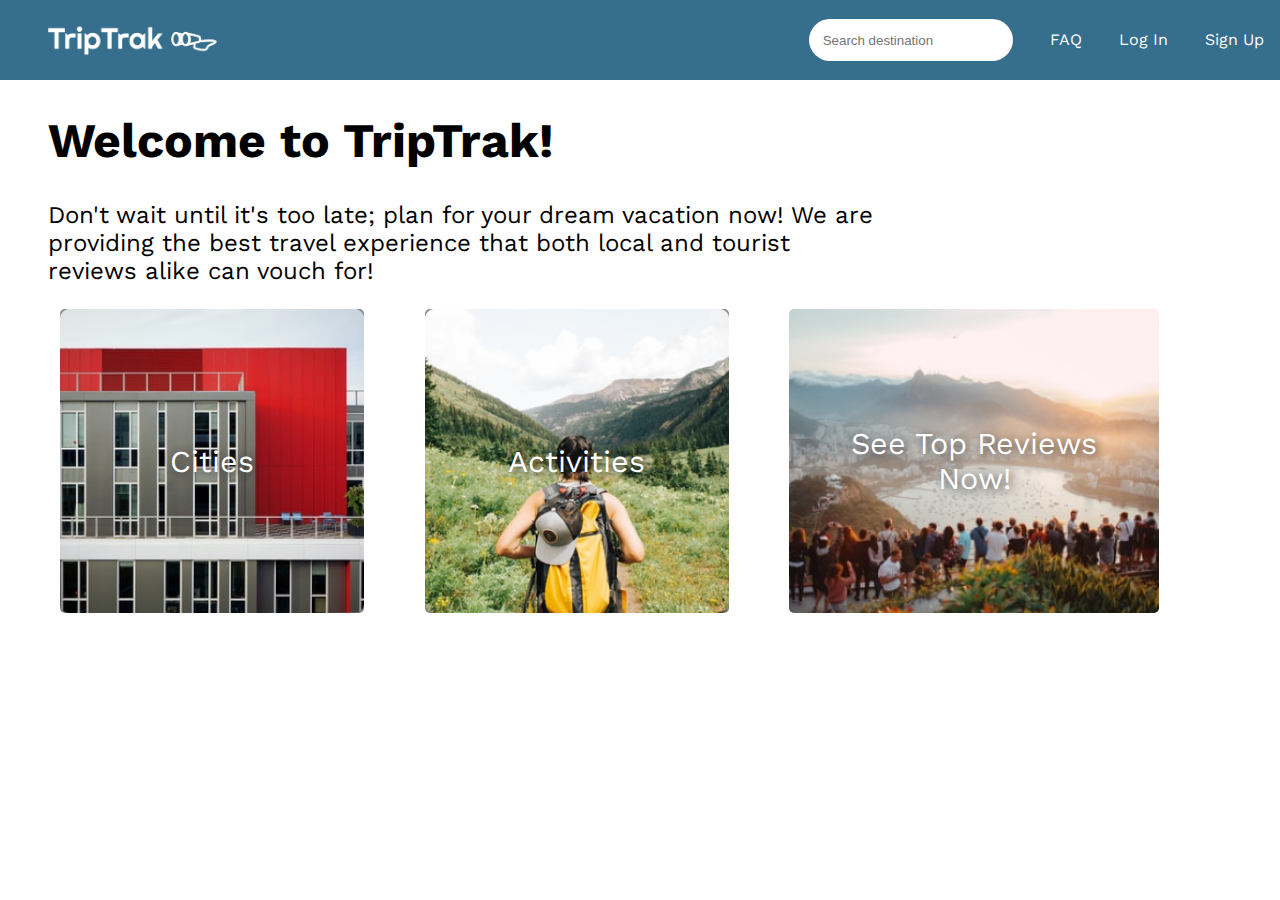
<file: index.html>
<!DOCTYPE html>
<html>
<head>
    <title>TripTrak</title>

    <!--insert name of stylesheet-->
    <!--
        style tips:
        -all of the header buttons have the class "header-button"
        -all of the menu buttons have the class "menu-button"
        -everything is organized into sections
    -->
    <link rel = "stylesheet" type = "text/css" href = "./css/stylesheet.css"/> 

    <!--insert any fonts you'd like to use from google fonts, select the "link href" option-->
    <link href="https://fonts.googleapis.com/css2?family=Open+Sans:wght@500&family=Poppins:wght@100&display=swap" rel="stylesheet"> 
</head>
<body>
    <section id="header">
        <!-- <a href="./index.html" id = "home" class = "header-button">TripTrak</button> -->
        <a href = "./index.html" > 
            <img src="./media/Logo.png" id = "logo">
        </a>
        <!--insert logo here-->
<nav>
        <input type="text" id="search" placeholder="Search destination" />
        <a href="./html/faq.html" id = "faq-button" class = "header-button">FAQ</a>
        <!--wip, will add faq page later-->

        <a href="./html/login.html" id = "login-button">Log In</a>
        <!--wip, will add login page later-->

        <a href="./html/register.html" id = "signup-button">Sign Up</a>
        <!--wip, will add signup page later-->
    </nav>
    </section>
<main style="margin: 0 3em">
    <section id = "intro">
        <h1>Welcome to TripTrak!</h1>
        <p>Don't wait until it's too late; plan for your dream vacation now! 
            We are providing the best travel experience that both local and tourist 
            reviews alike can vouch for!
        </p>
    </section>
    
    <!--you can add the images with text over them to this section if you'd like,
    but you don't have to-->
    <section id = "menu">
        <a href="./html/results.html" id="cities-page" class = "menu-button">Cities</a>
        <!--wip, will add a cities page later-->

        <a href="./html/results.html" id = "activities-page" class = "menu-button">Activities</a>
        <!--wip, will add an activities page later-->

        <a href="./html/reviews.html" id = "reviews-page" class = "menu-button">See Top Reviews Now!</a>
        <script>
            document.getElementById("reviews-page").addEventListener("click", link);
            function link() {
                window.location.href = "./reviews.html"
            }
        </script>
    </section>

    
</body>
</html>
</file>
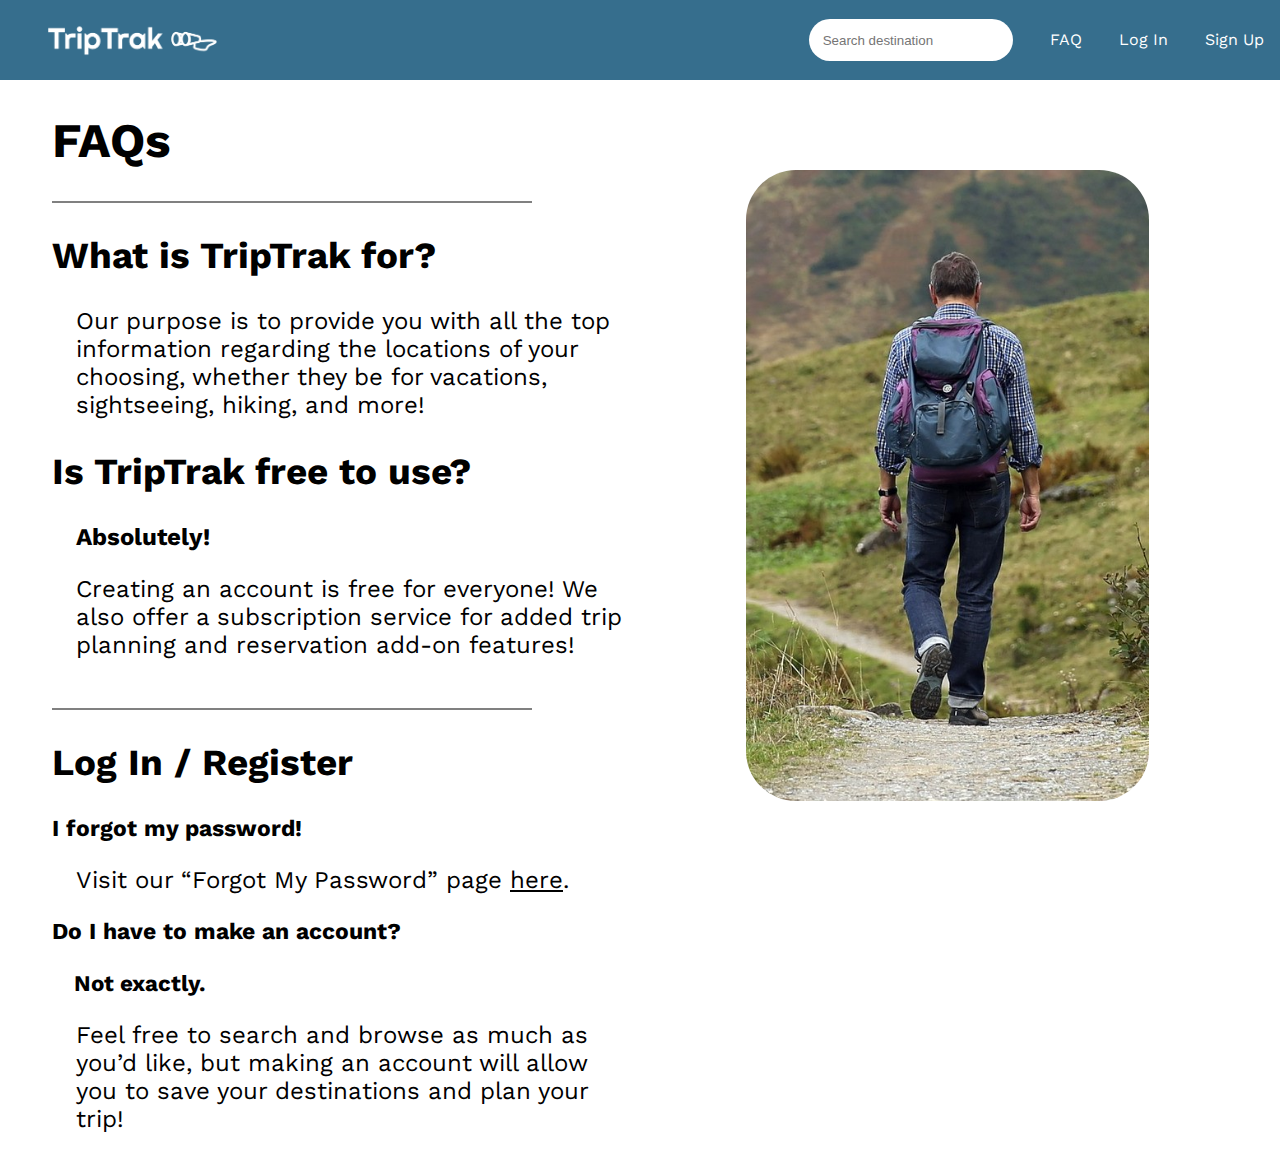
<file: html/faq.html>
<!DOCTYPE html>
<html>
<head>
    <title>TripTrak: Santa Clara Reviews</title>

    <!--insert name of stylesheet-->
    <!--
        style tips:
        -all of the header buttons have the class "header-button"
        -all of the reviews have the class "review"
        -all of the reviewer names have the class "reviewer"
        -everything is still organized into sections
    -->
    <link rel = "stylesheet" type = "text/css" href = "../css/stylesheet.css"/>

    <!--insert any fonts you'd like to use from google fonts, select the "link href" option-->
    <link href="https://fonts.googleapis.com/css2?family=Open+Sans:wght@500&family=Poppins:wght@100&display=swap" rel="stylesheet">

</head>
<body>
    <section id="header">
        <!-- <a href="./index.html" id = "home" class = "header-button">TripTrak</button> -->
        <a href = "../index.html" > 
            <img src="../media/Logo.png" id = "logo">
        </a>
        <!--insert logo here-->
<nav>
        <input type="text" id="search" placeholder="Search destination" />
        
        <a href="./faq.html" id = "faq-button" class = "header-button">FAQ</a>
        <!--wip, will add faq page later-->

        <a href="./login.html" id = "login-button">Log In</a>
        <!--wip, will add login page later-->

        <a href="./register.html" id = "signup-button">Sign Up</a>
        <!--wip, will add signup page later-->
    </nav>
    </section>
    <main style = "max-width: 90%;">
      <div style="width: 50%; display: inline-block; margin-left: 20px;">
        <h1>FAQs</h1>

        <div class="spacer2"></div>

        <h2>What is TripTrak for?</h2>
        <p style="padding-left: 1em;">Our purpose is to provide you with all the top information regarding the locations of your choosing, whether they be for vacations, sightseeing, hiking, and more!</p>

        <h2>Is TripTrak free to use?</h2>
        <p style="padding-left: 1em;"><b>Absolutely!</b></p>
        <p style="padding-left: 1em;">Creating an account is free for everyone! We also offer a subscription service for added trip planning and reservation add-on features!</p>
        <br>

        <div class="spacer2"></div>

        <h2>Log In / Register</h2>
        <h3>I forgot my password!</h3>
        <p style="padding-left: 1em;">Visit our “Forgot My Password” page <a href="forgot.html">here</a>.</p>

        <h3>Do I have to make an account?</h3>
        <p><b style="padding-left: 1em; font-size: 1.4rem;">Not exactly.</b><br /></p>
        <p style="padding-left: 1em;">
            Feel free to search and browse as much as you’d like, but making an account will allow you to save your destinations and plan your trip!</p>
      </div>
      <img src="../media/hiking.jpg" width="35%" style="float: right; margin-right: 35px; margin-top: 90px; border-radius: 50px;"/>
</main>
</body>
</html>
</file>
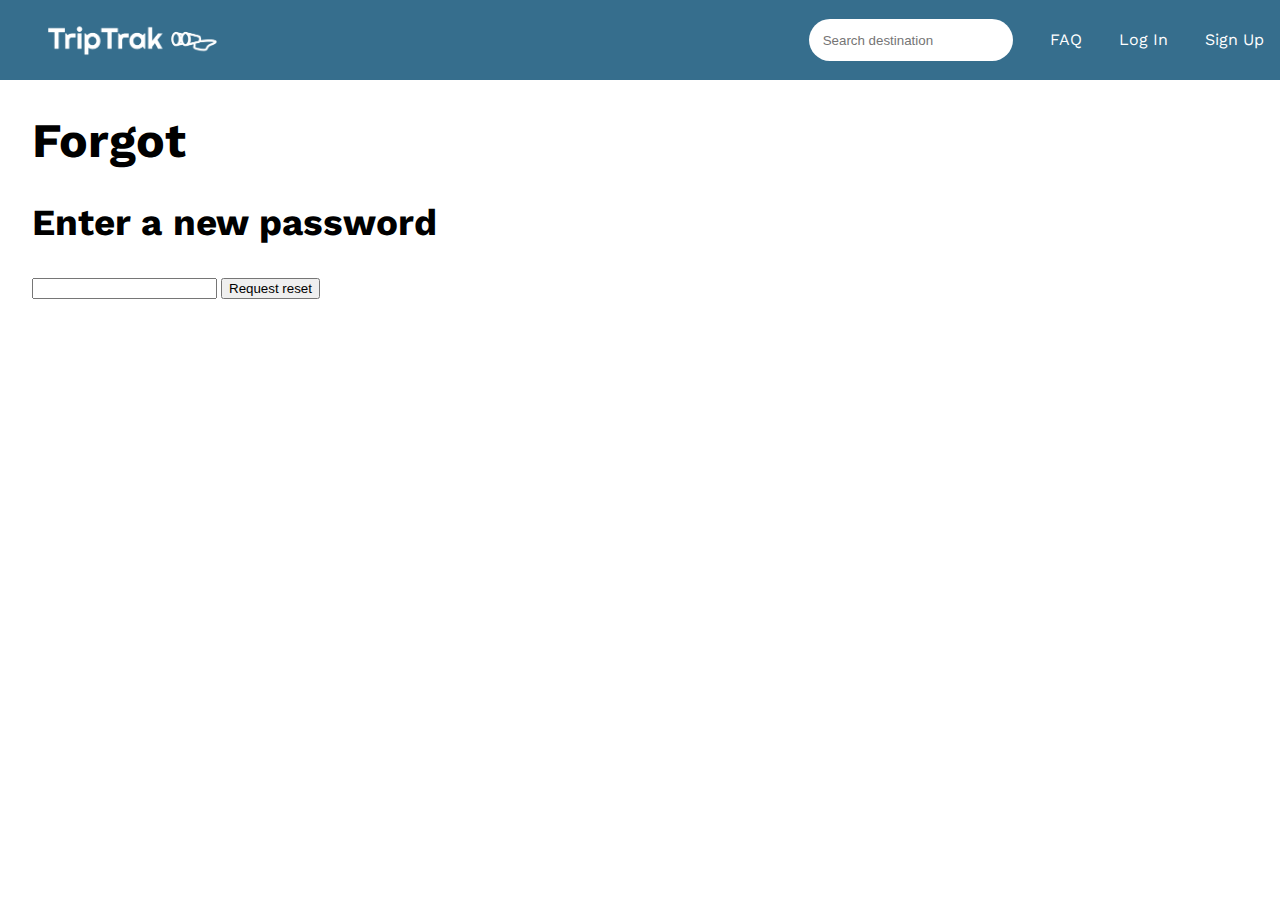
<file: html/forgot.html>
<!DOCTYPE html>
<html>
<head>
    <title>TripTrak: Santa Clara Reviews</title>

    <!--insert name of stylesheet-->
    <!--
        style tips:
        -all of the header buttons have the class "header-button"
        -all of the reviews have the class "review"
        -all of the reviewer names have the class "reviewer"
        -everything is still organized into sections
    -->
    <link rel = "stylesheet" type = "text/css" href = "../css/stylesheet.css"/> 

    <!--insert any fonts you'd like to use from google fonts, select the "link href" option-->
    <link href="https://fonts.googleapis.com/css2?family=Open+Sans:wght@500&family=Poppins:wght@100&display=swap" rel="stylesheet"> 

</head>
<body>
    <section id="header">
        <!-- <a href="./index.html" id = "home" class = "header-button">TripTrak</button> -->
        <a href = "../index.html" > 
            <img src="../media/Logo.png" id = "logo">
        </a>
        <!--insert logo here-->
<nav>
        <input type="text" id="search" placeholder="Search destination" />
        
        <a href="./faq.html" id = "faq-button" class = "header-button">FAQ</a>
        <!--wip, will add faq page later-->

        <a href="./login.html" id = "login-button">Log In</a>
        <!--wip, will add login page later-->

        <a href="./register.html" id = "signup-button">Sign Up</a>
        <!--wip, will add signup page later-->
    </nav>
    </section>
    <main>
    <h1>Forgot</h1>
        <h2>Enter a new password</h2>
        <form>
        <input type="text" width="60em" />
        <input type="submit" value="Request reset" />
    </form>
    </main>
</body>
</html>
</file>
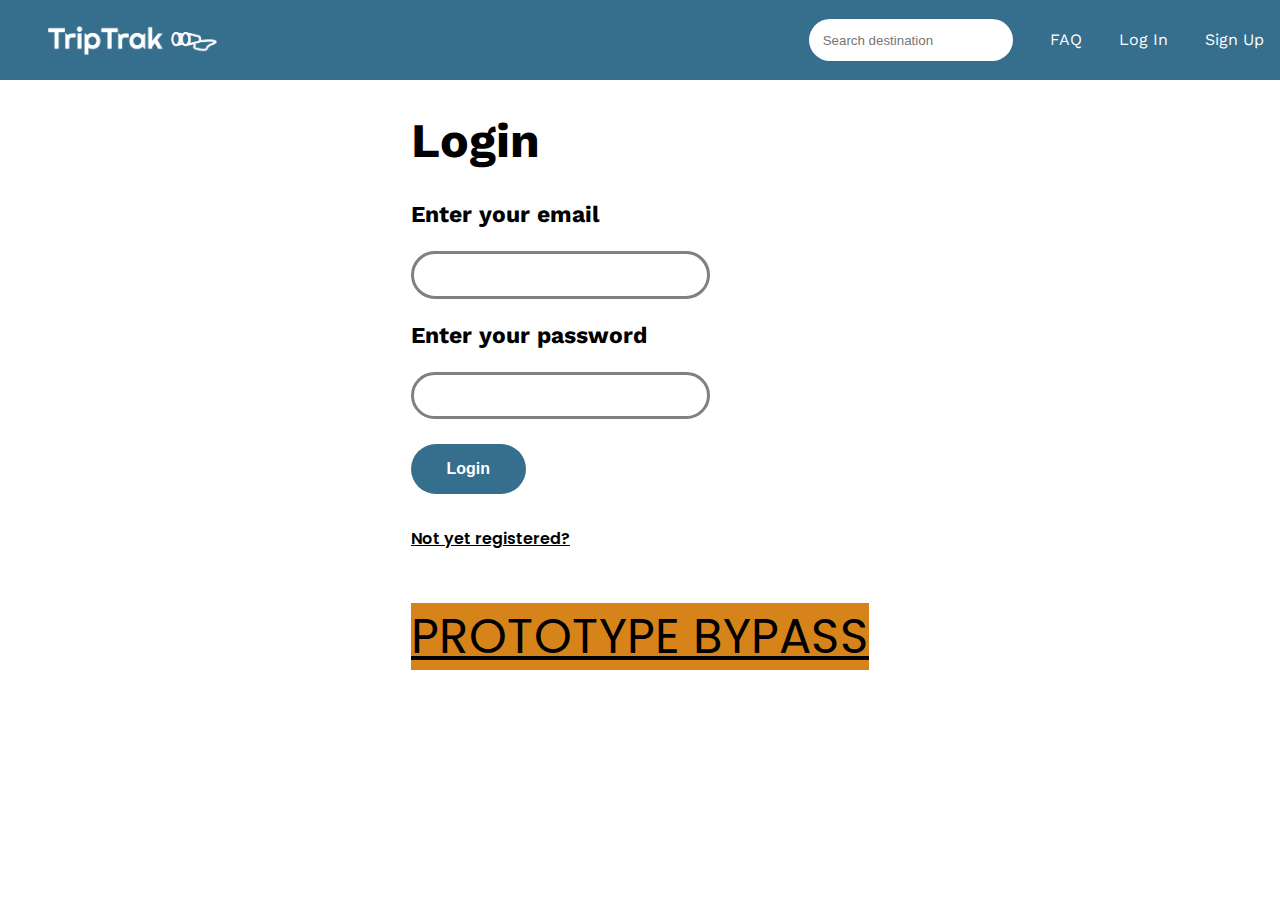
<file: html/login.html>
<!DOCTYPE html>
<html>
<head>
    <title>TripTrak: Santa Clara Reviews</title>

    <!--insert name of stylesheet-->
    <!--
        style tips:
        -all of the header buttons have the class "header-button"
        -all of the reviews have the class "review"
        -all of the reviewer names have the class "reviewer"
        -everything is still organized into sections
    -->
    <link rel = "stylesheet" type = "text/css" href = "../css/stylesheet.css"/>

    <!--insert any fonts you'd like to use from google fonts, select the "link href" option-->
    <link href="https://fonts.googleapis.com/css2?family=Open+Sans:wght@500&family=Poppins:wght@100&display=swap" rel="stylesheet">

</head>
<body>
    <section id="header">
        <!-- <a href="./index.html" id = "home" class = "header-button">TripTrak</button> -->
        <a href = "../index.html" > 
            <img src="../media/Logo.png" id = "logo">
        </a>
        <!--insert logo here-->
<nav>
        <input type="text" id="search" placeholder="Search destination" />
        
        <a href="./faq.html" id = "faq-button" class = "header-button">FAQ</a>
        <!--wip, will add faq page later-->

        <a href="./login.html" id = "login-button">Log In</a>
        <!--wip, will add login page later-->

        <a href="./register.html" id = "signup-button">Sign Up</a>
        <!--wip, will add signup page later-->
    </nav>
    </section>

    <main id="login-con" style="display: flex;justify-content: space-around;">
        <div>
            <h1>Login</h1>
            <form>
                <h3>Enter your email</h3>
                <input type="email">
                <h3>Enter your password</h3>
                <input type="password">
                <br>
                <br>
                <input class="submit" type="submit" value="Login" />
                <br>
                <a href = "register.html" id = "registration">Not yet registered?</a>

            </form>
            
            <br>
            <br>
            <a style="background: rgb(214, 132, 25); font-size: 3em" href="schedule.html">PROTOTYPE BYPASS</a>
        </div>

    </main>
</body>
</html>
</file>
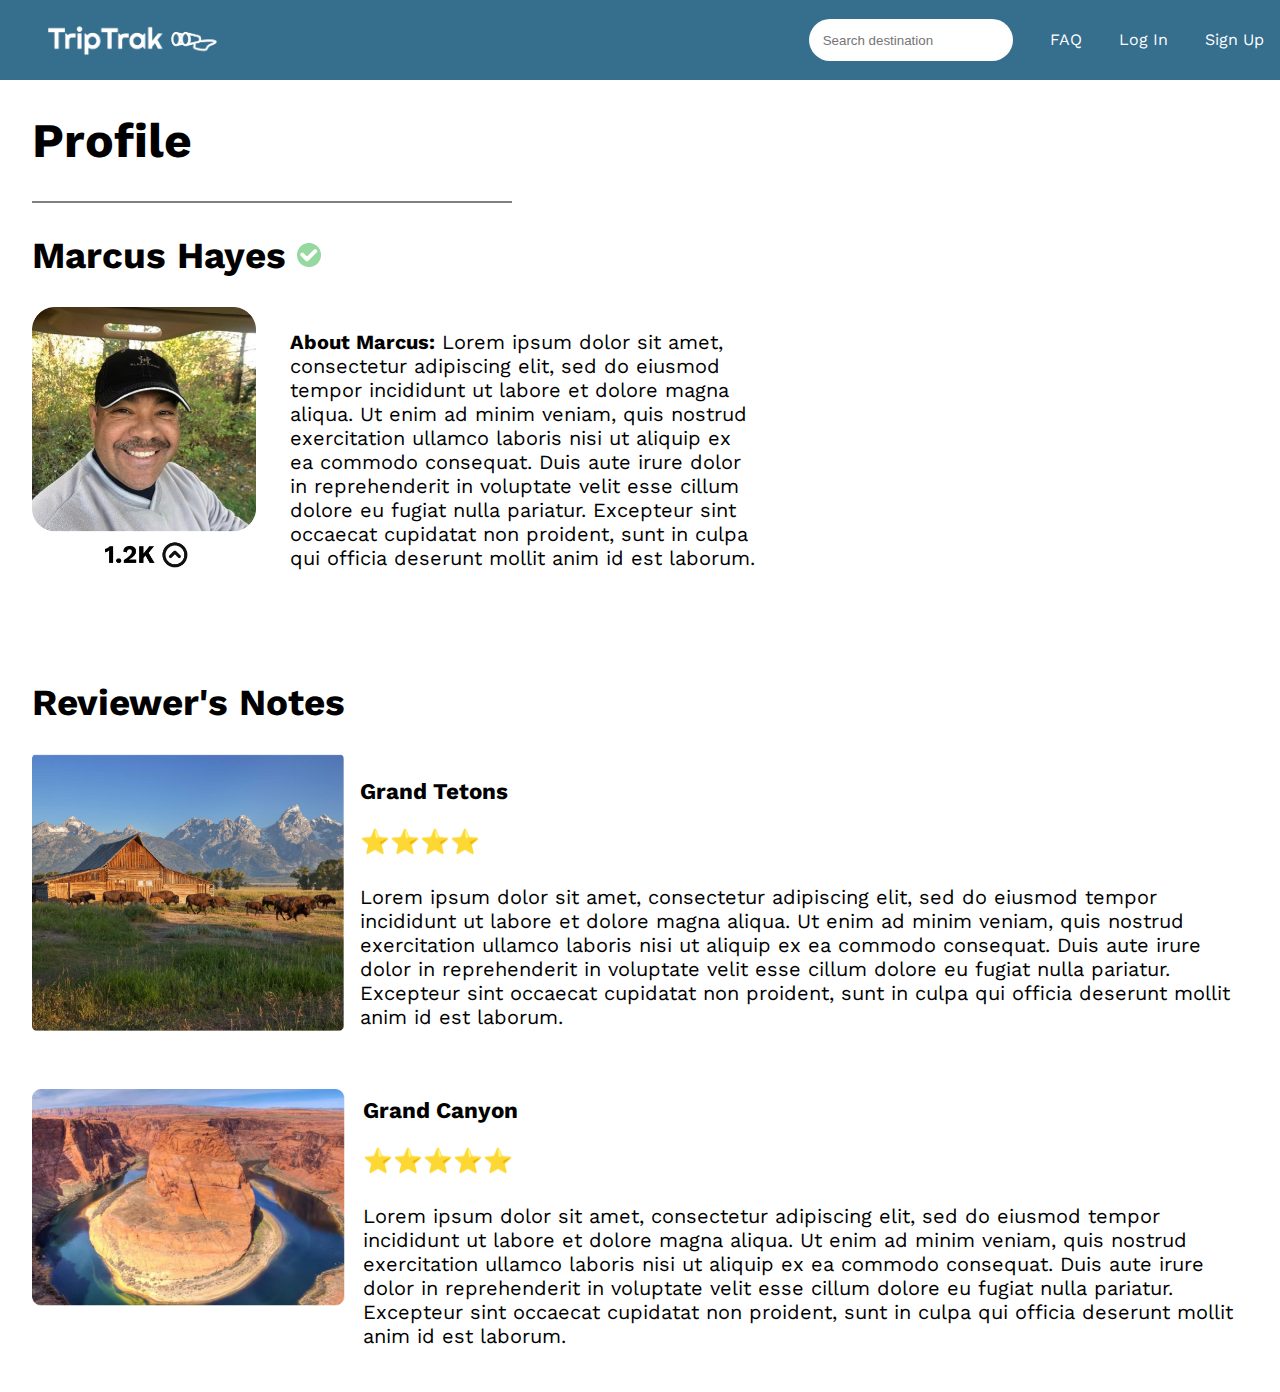
<file: html/profile.html>
<!DOCTYPE html>
<html>
<head>
    <title>TripTrak: Santa Clara Reviews</title>

    <!--insert name of stylesheet-->
    <!--
        style tips:
        -all of the header buttons have the class "header-button"
        -all of the reviews have the class "review"
        -all of the reviewer names have the class "reviewer"
        -everything is still organized into sections
    -->
    <link rel = "stylesheet" type = "text/css" href = "../css/stylesheet.css"/>

    <!--insert any fonts you'd like to use from google fonts, select the "link href" option-->
    <link href="https://fonts.googleapis.com/css2?family=Open+Sans:wght@500&family=Poppins:wght@100&display=swap" rel="stylesheet">

</head>
<body>
    <section id="header">
        <!-- <a href="./index.html" id = "home" class = "header-button">TripTrak</button> -->
        <a href = "../index.html" > 
            <img src="../media/Logo.png" id = "logo">
        </a>
        <!--insert logo here-->
<nav>
        <input type="text" id="search" placeholder="Search destination" />
        
        <a href="./faq.html" id = "faq-button" class = "header-button">FAQ</a>
        <!--wip, will add faq page later-->

        <a href="./login.html" id = "login-button">Log In</a>
        <!--wip, will add login page later-->

        <a href="./register.html" id = "signup-button">Sign Up</a>
        <!--wip, will add signup page later-->
    </nav>
    </section>
    <main>
    <div style="display: flex;">
        <div style="width: 50%">

          <h1>Profile</h1>
          <div class="spacer2"></div>
          <div class="review-heading">
            <h2>Marcus Hayes&nbsp;</h2>
            <img src="../media/Verify.png" style="" />
          </div>
          <div style="display: inline-block;">
            <img src="../media/bigmarcus.png" style="width: 14em; float:left;" />
          </div>
        </div>

        <div class="review-body" style="float: right; margin-top: 11em; margin-left: -18em; width: 40%">
          <p style = "padding: 10px;"><b>About Marcus:</b> Lorem ipsum dolor sit amet, consectetur adipiscing elit, sed do eiusmod tempor incididunt ut labore et dolore magna aliqua. Ut enim ad minim veniam, quis nostrud exercitation ullamco laboris nisi ut aliquip ex ea commodo consequat. Duis aute irure dolor in reprehenderit in voluptate velit esse cillum dolore eu fugiat nulla pariatur. Excepteur sint occaecat cupidatat non proident, sunt in culpa qui officia deserunt mollit anim id est laborum.</p>

        </div>

    </div>
    <br />
    <br />

<h2>Reviewer's Notes</h2>
<div>
    <div style="display: flex">
      <div style="display: inline-block;">
        <a href="reviews.html"><img src="../media/tetons.png" style="width: 75%"/></a> 
      </div>
        <div style="width: 80%">


                <p class="reviewer">

                <div style="display: inline-block; margin-left: -5.5em;">
                  <div class="review-heading">
                    <a href="reviews.html"><b>Grand Tetons</b></a>
                  </div>
                    <p>⭐⭐⭐⭐</p>
                    <br>
                  <div class="review-body">
                    <p>Lorem ipsum dolor sit amet, consectetur adipiscing elit, sed do eiusmod tempor incididunt ut labore et dolore magna aliqua. Ut enim ad minim veniam, quis nostrud exercitation ullamco laboris nisi ut aliquip ex ea commodo consequat. Duis aute irure dolor in reprehenderit in voluptate velit esse cillum dolore eu fugiat nulla pariatur. Excepteur sint occaecat cupidatat non proident, sunt in culpa qui officia deserunt mollit anim id est laborum.
                    </p>
                  </div>
                </div>
              </p>

        </div>
</div>
<div>
    <div style="display: flex">
      <div style="display: inline-block;">
        <img src="../media/canyon.png" style="width: 81%; padding-top: 1em;"/>
      </div>
        <div style="width: 80%">


                <p class="reviewer">

                <div style="display: inline-block; margin-left: -3.5em;">
                  <div class="review-heading">
                    <b>Grand Canyon</b>
                  </div>
                    <p>⭐⭐⭐⭐⭐</p>
                    <br>
                  <div class="review-body">
                    <p>Lorem ipsum dolor sit amet, consectetur adipiscing elit, sed do eiusmod tempor incididunt ut labore et dolore magna aliqua. Ut enim ad minim veniam, quis nostrud exercitation ullamco laboris nisi ut aliquip ex ea commodo consequat. Duis aute irure dolor in reprehenderit in voluptate velit esse cillum dolore eu fugiat nulla pariatur. Excepteur sint occaecat cupidatat non proident, sunt in culpa qui officia deserunt mollit anim id est laborum.
                    </p>
                  </div>
                </div>
              </p>

        </div>
</div>

</div>
</main>
</body>
</html>
</file>
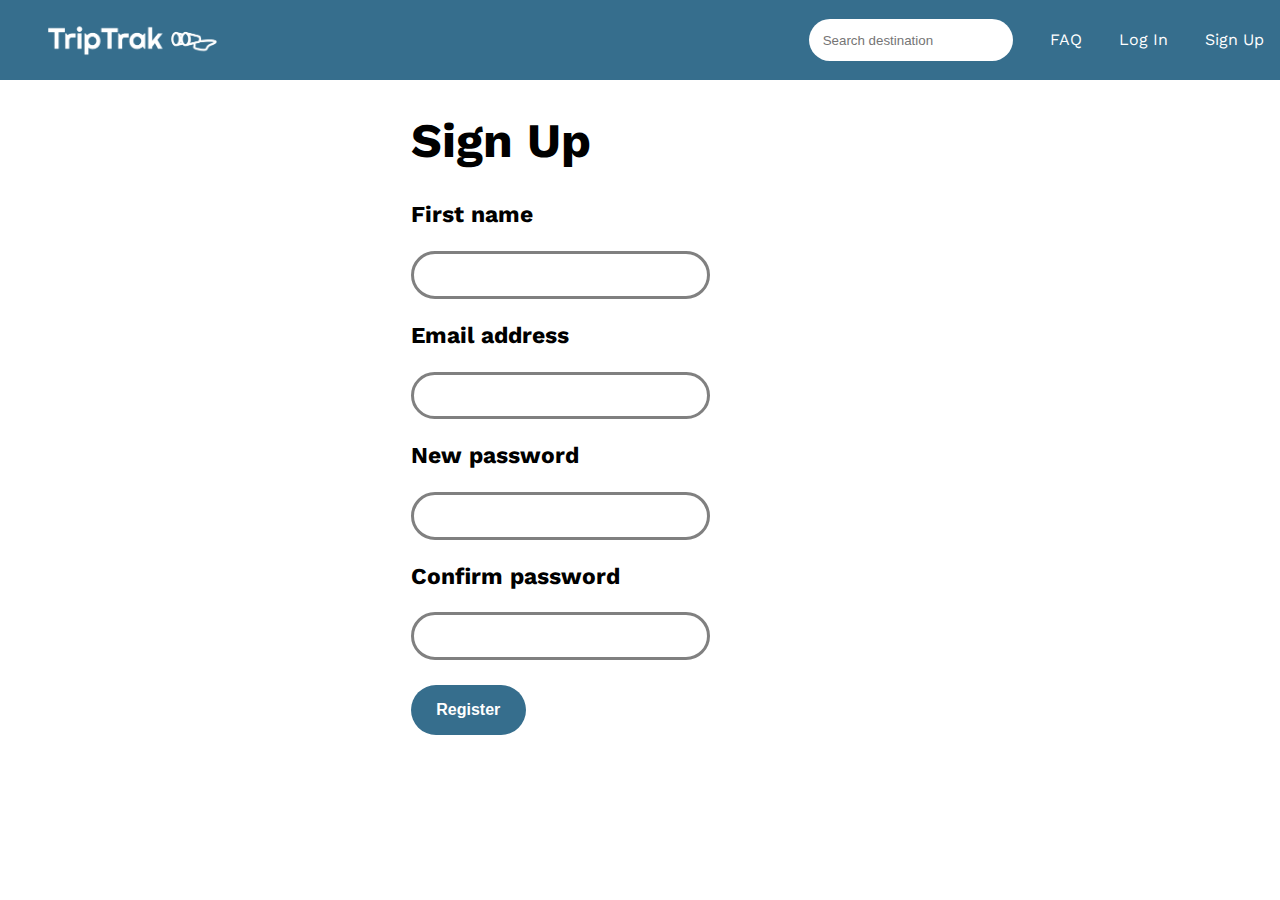
<file: html/register.html>
<!DOCTYPE html>
<html>
<head>
    <title>TripTrak: Santa Clara Reviews</title>

    <!--insert name of stylesheet-->
    <!--
        style tips:
        -all of the header buttons have the class "header-button"
        -all of the reviews have the class "review"
        -all of the reviewer names have the class "reviewer"
        -everything is still organized into sections
    -->
    <link rel = "stylesheet" type = "text/css" href = "../css/stylesheet.css"/>

    <!--insert any fonts you'd like to use from google fonts, select the "link href" option-->
    <link href="https://fonts.googleapis.com/css2?family=Open+Sans:wght@500&family=Poppins:wght@100&display=swap" rel="stylesheet">

</head>
<body>
    <section id="header">
        <!-- <a href="./index.html" id = "home" class = "header-button">TripTrak</button> -->
        <a href = "../index.html" > 
            <img src="../media/Logo.png" id = "logo">
        </a>
        <!--insert logo here-->
<nav>
        <input type="text" id="search" placeholder="Search destination" />
        
        <a href="./faq.html" id = "faq-button" class = "header-button">FAQ</a>
        <!--wip, will add faq page later-->

        <a href="./login.html" id = "login-button">Log In</a>
        <!--wip, will add login page later-->

        <a href="./register.html" id = "signup-button">Sign Up</a>
        <!--wip, will add signup page later-->
    </nav>
    </section>
    
    <main id="login-con" style="display: flex;justify-content: space-around;">
        <div>
            <h1>Sign Up</h1>
            <form>
                <h3>First name</h3>
                <input type="text">
                <h3>Email address</h3>
                <input type="email">
                <h3>New password</h3>
                <input type="password">
                <h3>Confirm password</h3>
                <input type="password">
                <br>
                <br>
                <input class="submit" type="submit" value="Register" />

            </form>

            <a style="color: white; font-size: 3em" href="schedule.html">PROTOTYPE BYPASS</a>
        </div>
        
      <!--
        <div>
          <h1>Sign Up</h1>
          <form>
            <h3>First name</h3>
            <input type="text">
            <h3>Last name</h3>
            <input type="text">
            <h3>Email address</h3>
            <input type="email">
            <h3>New password</h3>
            <input type="password">
            <h3>Confirm password</h3>
            <input type="password">
            <br>
            <br>
            <input class="submit" type="submit" value="Create your account" />
            </form>
      </div>-->

    </main>
</body>
</html>
</file>
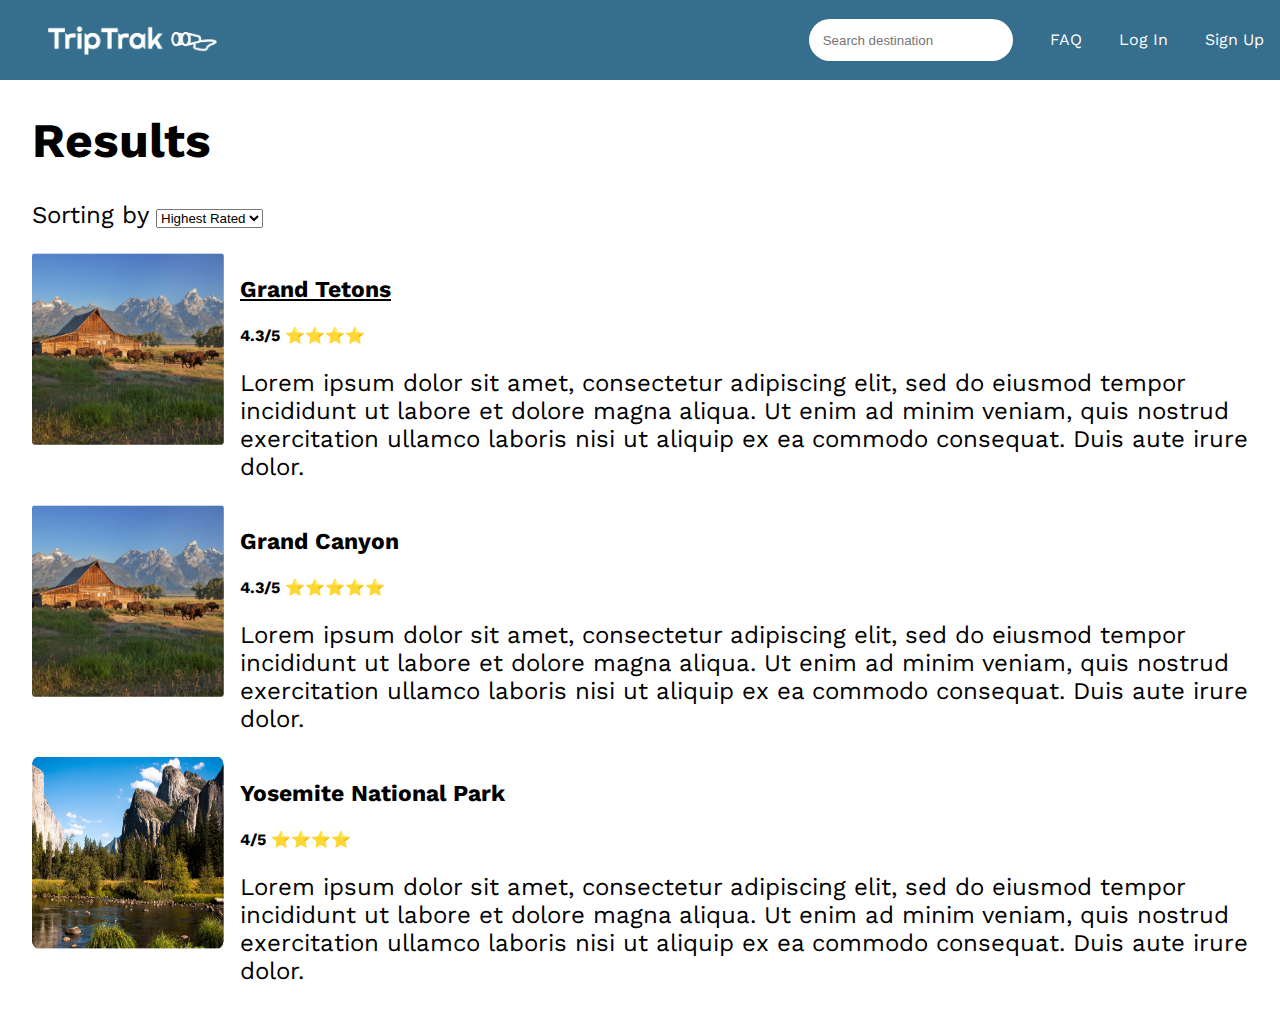
<file: html/results.html>
<!DOCTYPE html>
<html>
<head>
    <title>TripTrak: Santa Clara Reviews</title>

    <!--insert name of stylesheet-->
    <!--
        style tips:
        -all of the header buttons have the class "header-button"
        -all of the reviews have the class "review"
        -all of the reviewer names have the class "reviewer"
        -everything is still organized into sections
    -->
    <link rel = "stylesheet" type = "text/css" href = "../css/stylesheet.css"/> 

    <!--insert any fonts you'd like to use from google fonts, select the "link href" option-->
    <link href="https://fonts.googleapis.com/css2?family=Open+Sans:wght@500&family=Poppins:wght@100&display=swap" rel="stylesheet"> 

</head>
<body>
    <section id="header">
        <!-- <a href="./index.html" id = "home" class = "header-button">TripTrak</button> -->
        <a href = "../index.html" > 
            <img src="../media/Logo.png" id = "logo">
        </a>
        <!--insert logo here-->
<nav>
        <input type="text" id="search" placeholder="Search destination" />
        
        <a href="./faq.html" id = "faq-button" class = "header-button">FAQ</a>
        <!--wip, will add faq page later-->

        <a href="./login.html" id = "login-button">Log In</a>
        <!--wip, will add login page later-->

        <a href="./register.html" id = "signup-button">Sign Up</a>
        <!--wip, will add signup page later-->
    </nav>
    </section>
    <main>
    <h1>Results</h1>
    <p>Sorting by 
        <select>
            <option>Highest Rated</option>
            <option>Most Popular</option>
            <option>A-Z</option>
            <option>Distance</option>
        </select>
    </p>
        <div style="width:100%; display: flex">
            <a href="reviews.html"><img src="../media/tetons.png" style="width:12em;height: 12em;" /></a>
            <div style="margin-left: 1em">
                <a href="reviews.html"><h3>Grand Tetons</h3></a>
                <h4>4.3/5 ⭐⭐⭐⭐</h4>
                <p>Lorem ipsum dolor sit amet, consectetur adipiscing elit, sed do eiusmod tempor incididunt ut labore et dolore magna aliqua. Ut enim ad minim veniam, quis nostrud exercitation ullamco laboris nisi ut aliquip ex ea commodo consequat. Duis aute irure dolor.</p>
            </div>
        </div>
        <div style="width:100%; display: flex">
            <img src="../media/tetons.png" style="width:12em;height: 12em;" />
            <div style="margin-left: 1em">
                <h3>Grand Canyon</h3>
                <h4>4.3/5 ⭐⭐⭐⭐⭐</h4>
                <p>Lorem ipsum dolor sit amet, consectetur adipiscing elit, sed do eiusmod tempor incididunt ut labore et dolore magna aliqua. Ut enim ad minim veniam, quis nostrud exercitation ullamco laboris nisi ut aliquip ex ea commodo consequat. Duis aute irure dolor.</p>
            </div>
        </div>
        <div style="width:100%; display: flex">
            <img src="../media/yo.png" style="width:12em;height: 12em;" />
            <div style="margin-left: 1em">
                <h3>Yosemite National Park  </h3>
                <h4>4/5 ⭐⭐⭐⭐</h4>
                <p>Lorem ipsum dolor sit amet, consectetur adipiscing elit, sed do eiusmod tempor incididunt ut labore et dolore magna aliqua. Ut enim ad minim veniam, quis nostrud exercitation ullamco laboris nisi ut aliquip ex ea commodo consequat. Duis aute irure dolor.</p>
            </div>
        </div>
</main>
</body>
</html>
</file>
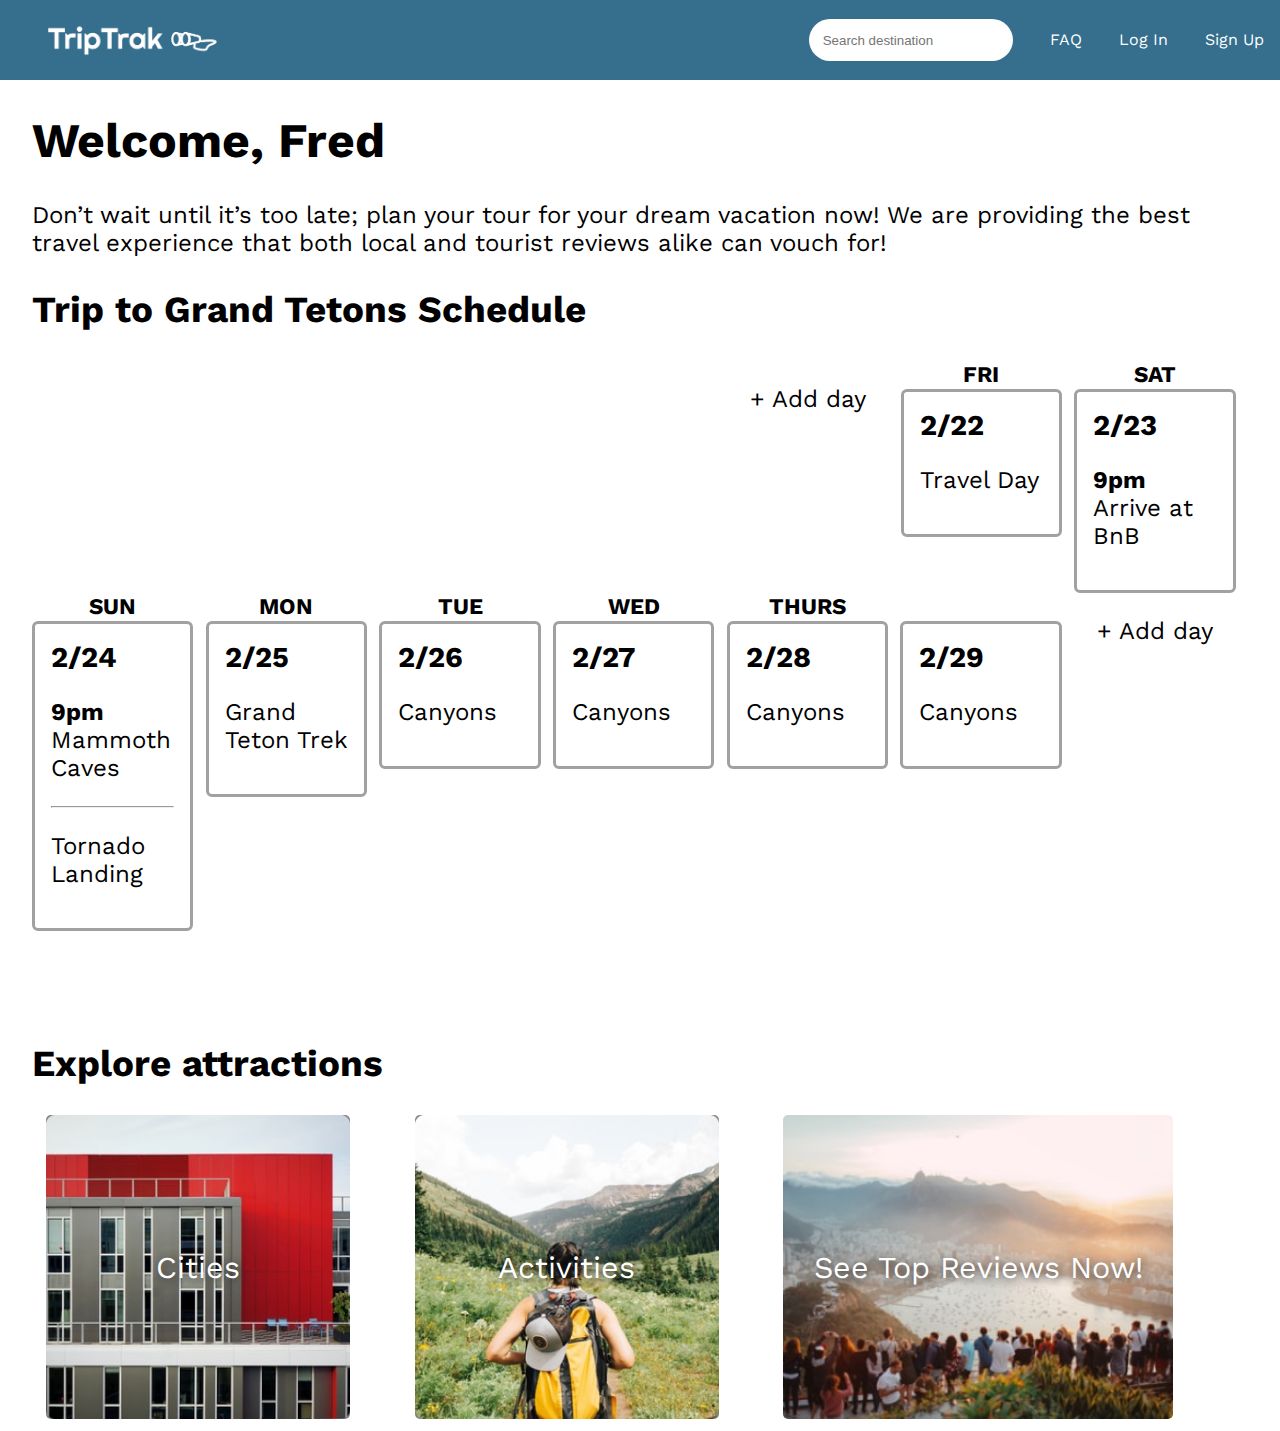
<file: html/schedule.html>
<!DOCTYPE html>
<html>
<head>
    <title>TripTrak: Santa Clara Reviews</title>

    <!--insert name of stylesheet-->
    <!--
        style tips:
        -all of the header buttons have the class "header-button"
        -all of the reviews have the class "review"
        -all of the reviewer names have the class "reviewer"
        -everything is still organized into sections
    -->
    <link rel = "stylesheet" type = "text/css" href = "../css/stylesheet.css"/> 

    <!--insert any fonts you'd like to use from google fonts, select the "link href" option-->
    <link href="https://fonts.googleapis.com/css2?family=Open+Sans:wght@500&family=Poppins:wght@100&display=swap" rel="stylesheet"> 

</head>
<body>
    <section id="header">
        <!-- <a href="./index.html" id = "home" class = "header-button">TripTrak</button> -->
        <a href = "../index.html" > 
            <img src="../media/Logo.png" id = "logo">
        </a>
        <!--insert logo here-->
<nav>
        <input type="text" id="search" placeholder="Search destination" />
        
        <a href="./faq.html" id = "faq-button" class = "header-button">FAQ</a>
        <!--wip, will add faq page later-->

        <a href="./login.html" id = "login-button">Log In</a>
        <!--wip, will add login page later-->

        <a href="./register.html" id = "signup-button">Sign Up</a>
        <!--wip, will add signup page later-->
    </nav>
    </section>
    <main>
    <h1>Welcome, Fred</h1>
    <p>Don’t wait until it’s too late; plan your tour for your dream vacation now! We are providing the best travel experience that both local and tourist reviews alike can vouch for!</p>

    <h2>Trip to Grand Tetons Schedule</h2>
    <div>
    <div style="display: flex; justify-content: flex-end;">
        <div class="sch-outer-box">
            <p>+ Add day</p>
        </div>
        <div class="sch-outer-box">
            <span class="sch-head">FRI</span>
            <div class="sch-inner-box">
                <span class="sch-date">2/22</span>
                <p>Travel Day</p>
            </div>
        </div>
        <div class="sch-outer-box">
            <span class="sch-head">SAT</span>
            <div class="sch-inner-box">
                <span class="sch-date">2/23</span>
                <p><b>9pm</b> Arrive at BnB</p>
            </div>
        </div>
    </div>
    <div style="display: flex;">
        <div class="sch-outer-box">
            <span class="sch-head">SUN</span>
            <div class="sch-inner-box">
                <span class="sch-date">2/24</span>
                <p><b>9pm</b> Mammoth Caves</p>
                <hr />
                <p>Tornado Landing</p>
            </div>
        </div>
        <div class="sch-outer-box">
            <span class="sch-head">MON</span>
            <div class="sch-inner-box">
                <span class="sch-date">2/25</span>
                <p>Grand Teton Trek</p>
            </div>
        </div>
        <div class="sch-outer-box">
            <span class="sch-head">TUE</span>
            <div class="sch-inner-box">
                <span class="sch-date">2/26</span>
                <p>Canyons</p>
            </div>
        </div>
        <div class="sch-outer-box">
            <span class="sch-head">WED</span>
            <div class="sch-inner-box">
                <span class="sch-date">2/27</span>
                <p>Canyons</p>
            </div>
        </div>
        <div class="sch-outer-box">
            <span class="sch-head">THURS</span>
            <div class="sch-inner-box">
                <span class="sch-date">2/28</span>
                <p>Canyons</p>
            </div>
        </div>
        <div class="sch-outer-box">
            <div style="margin-top: 1.7rem"></div>
            <div class="sch-inner-box">
                <span class="sch-date">2/29</span>
                <p>Canyons</p>
            </div>
        </div>
        <div class="sch-outer-box">
            <p>+ Add day</p>
        </div>
    </div>
</div>
    <h2 style="margin-top: 3em">Explore attractions</h2>
        <!--you can add the images with text over them to this section if you'd like,
    but you don't have to-->
    <section id = "menu">
        <a href="./results.html" id="cities-page" class = "menu-button">Cities</a>
        <!--wip, will add a cities page later-->

        <a href="./results.html" id = "activities-page" class = "menu-button">Activities</a>
        <!--wip, will add an activities page later-->

        <a href="./reviews.html" id = "reviews-page" class = "menu-button">See Top Reviews Now!</a>
        <script>
            document.getElementById("reviews-page").addEventListener("click", link);
            function link() {
                window.location.href = "./reviews.html"
            }
        </script>
    </section>

</main>
</body>
</html>
</file>
<file: css/stylesheet.css>
@import url('https://fonts.googleapis.com/css2?family=Arimo:wght@400;700&family=PT+Serif:wght@400;700&family=Work+Sans:wght@400;700&display=swap');

/* Global styles */
html, body {
    margin: 0;
    padding: 0;
    font-family: 'Poppins', arial;
}
#header {
    background: #366E8D;
    width: 100%;
    height: 5em;
    color: #fff;
    display: flex;
    align-items: center;
    justify-content:space-between;
    font-family: "Work Sans", arial;
}

#header a {
    background: none;
    border: none;
    color: white;
    cursor: pointer;
    text-decoration: none;
    margin-left: 2em;

}

#header #logo   { 
    width: 45%;
    margin-left: 1em;
}

#header input {
    border-radius: 500px;
    border: none;
    padding: 1em;
}

nav {
    padding-right: 1em;
}

h1, h2, h3, h4, h5 {
    font-weight: 700;
    font-family: "Work Sans", arial;
}

h1 {
    font-size: 3rem;

}

h2 {
    font-size: 2.3rem;
}

h3 {
    font-size: 1.43rem;
}

p {
    font-size: 1.5rem;
    font-family: "Work Sans", arial;
}

a {
  color: black;
}

/* Everything is just going into this one stylesheet for time constraints and simplicity. */

/* Home styles */
#intro {
    width: 70%;
}

#menu {
    display: flex;
    justify-content: space-around;
    align-items: flex-end;
    margin: 1%;
}

#menu a {
    min-width:19vw;
    min-height:19vw;

    display: inline-flex;
    text-decoration: none;
    background: grey;
    margin-right: 2em;
    align-items: center;
    justify-content: center;
    color: white;
    font-family: "Work Sans", arial;
    font-size: 1.9rem;
    text-shadow: 2px 2px 10px #363636;
    border-radius: 5px;
    padding: 1em;
}

main {
    margin-left: 2em;
    margin-right: 2em;
}

#cities-page {
    background-image: url('../media/city.png') !important;
    background-size: cover !important;
    background-position: center !important;
}   

#activities-page {
    background-image: url('../media/act.png') !important;
    background-size: cover !important;
    background-position: center !important;
}

#reviews-page {
    text-align: center;
    background-image: url('../media/pop.png') !important;
    background-size: cover !important;
    background-position: center !important;
}

#login-con input {
    background: white;
    border-radius: 400px;
    border: 3px solid grey;
    padding: 1em;
    width: 20em;
}

#login-con .submit {
    background: #366E8D !important;
    border: none !important;
    color: white;
    font-weight: 700;
    margin-bottom: 2em;
    width: 25%;
    font-size: 1rem;
}

#registration   {
    font-weight: 600;
}

/* Schedule */
.sch-outer-box {
    text-align: center;
    margin-right: 1%;
    max-width: 13.28%;
    min-width: 13.28%;
}
.sch-head {
    font-weight: 700;
    font-size: 1.4rem;
    font-family: "Work Sans", arial;
}
.sch-inner-box {
    border: 3px solid #A1A1A1;
    border-radius: 6px;
    padding: 1em;
    text-align: left;
}
.sch-date {
    font-weight: 700;
    font-size: 1.8rem;
    font-family: "Work Sans", arial;
}

.reviews-images {
    /*background-color: blue;*/
    margin-left: 2em;
    float: right;
    width: 70%;
}

.review-heading {
  display: flex;
  align-items:center;
  font-family: "Work Sans", arial;
  font-size: 1.4rem;
}

.review-heading a {
  text-decoration: none;
  color: black;
}

.review-body {
  display: flex;
  font-family: "Work Sans", arial;
  margin-top: -2em;
  font-size: 1.25rem;
}

.review-body p {
  text-decoration: none;
  font-size: 1.25rem;
}

.spacer {
  border-left: 2px solid gray;
  margin-top: 5em;
  margin-left: 3.5em;
  height: 55em;
}

.spacer2 {
  border-top: 2px solid gray;
  width: 30em;
}
</file>
